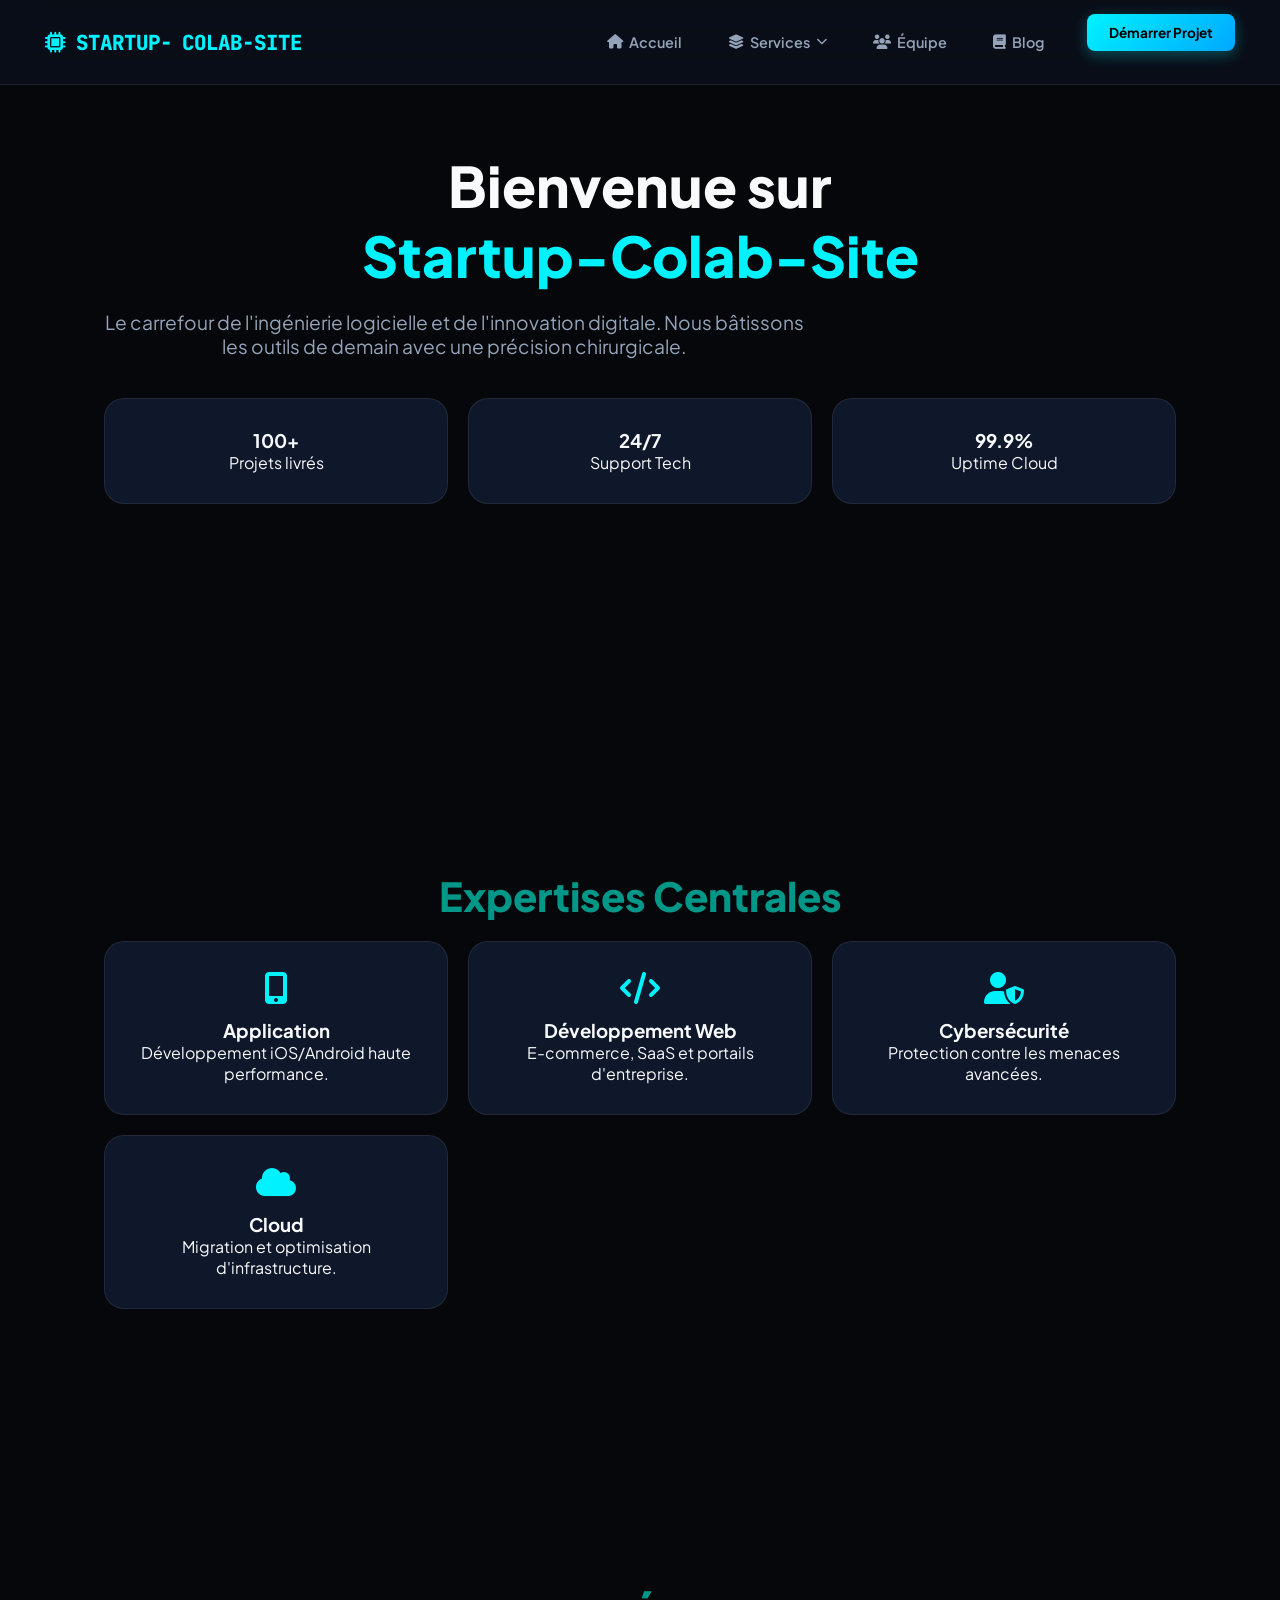
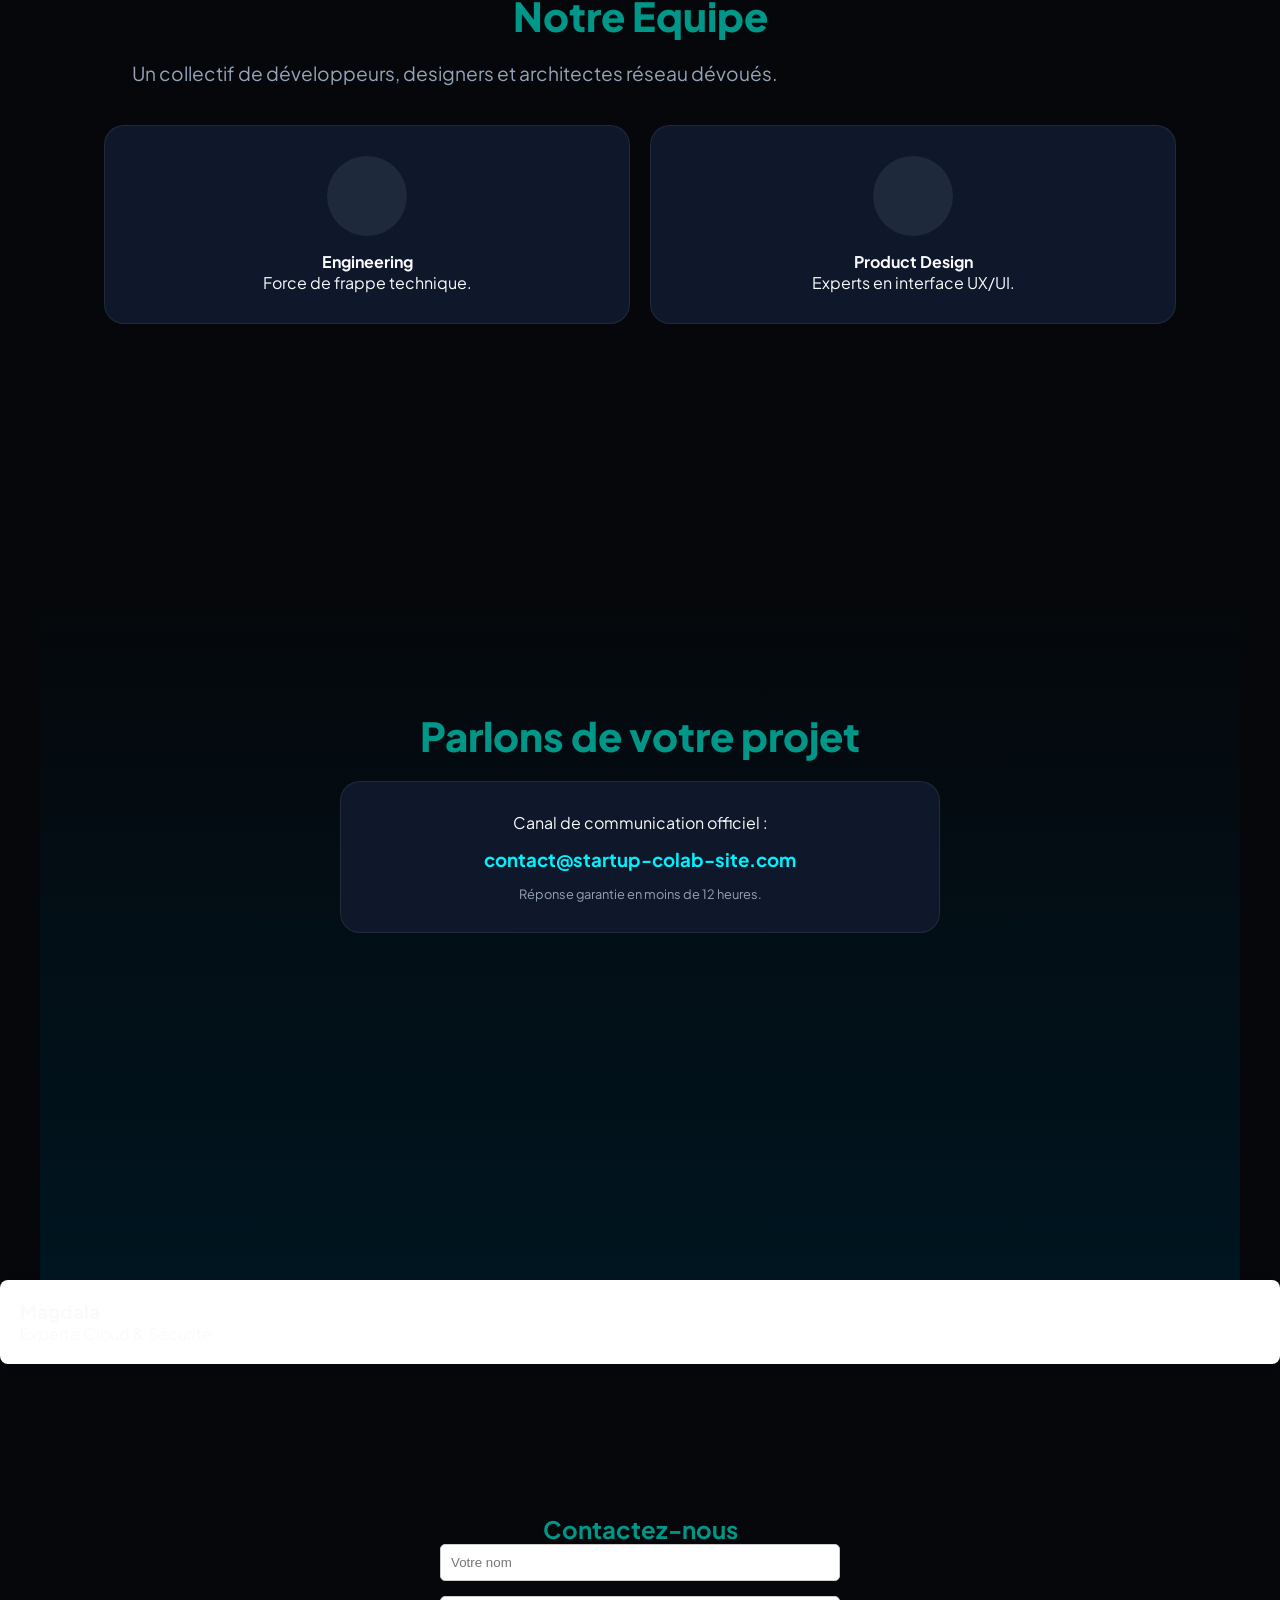
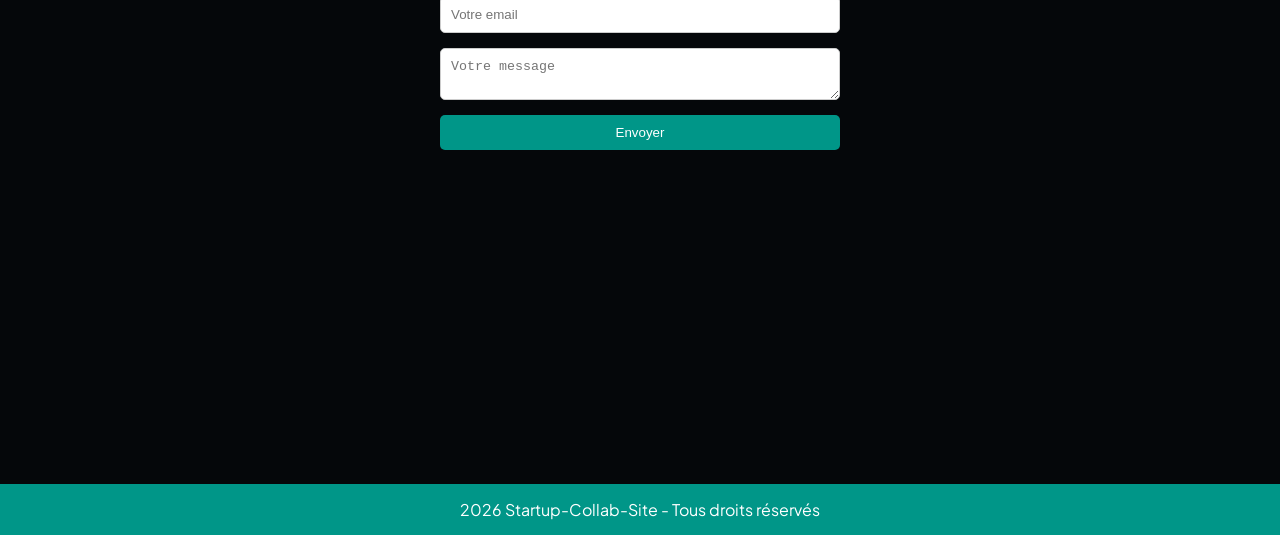
<file: index.html>
<!DOCTYPE html>
<html lang="fr">

<head>
    <meta charset="UTF-8">
    <meta name="viewport" content="width=device-width, initial-scale=1.0">
    <title>Startup-Colab-Site | Ecosystem Tech</title>

    <link href="https://fonts.googleapis.com/css2?family=Plus+Jakarta+Sans:wght@400;600;800&family=JetBrains+Mono:wght@500&display=swap" rel="stylesheet">
    <link rel="stylesheet" href="https://cdnjs.cloudflare.com/ajax/libs/font-awesome/6.4.0/css/all.min.css">
    <link rel="stylesheet" href="css/style.css">

</head>

<body>

    <header class="header">
        <nav class="navbar">
            <a href="#accueil" class="brand">
                <i class="fas fa-microchip"></i> STARTUP-<span>COLAB-SITE</span>
            </a>

            <ul class="nav-list">
                <li class="nav-item">
                    <a href="#accueil" class="nav-link"><i class="fas fa-house"></i> Accueil</a>
                </li>

                <li class="nav-item">
                    <a href="#service" class="nav-link"><i class="fas fa-layer-group"></i> Services <i class="fas fa-chevron-down" style="font-size: 0.7rem;"></i></a>
                    <div class="mega-menu">
                        <div class="menu-col">
                            <h4>Développement</h4>
                            <a href="#developpement-web"><i class="fas fa-code"></i> Web Architecture</a>
                            <a href="#application"><i class="fas fa-mobile-screen"></i> Mobile Apps</a>
                            <a href="#"><i class="fas fa-terminal"></i> Backend Systèmes</a>
                            <a href="#"><i class="fas fa-vial"></i> QA & Testing</a>
                        </div>
                        <div class="menu-col">
                            <h4>Infrastructure</h4>
                            <a href="#cloud"><i class="fas fa-cloud"></i> Cloud Solutions</a>
                            <a href="#cybersecurite"><i class="fas fa-shield-halved"></i> Cybersécurité</a>
                            <a href="#"><i class="fas fa-server"></i> Server Management</a>
                            <a href="#"><i class="fas fa-database"></i> Big Data & SQL</a>
                        </div>
                        <div class="menu-col">
                            <h4>Innovation IA</h4>
                            <a href="#"><i class="fas fa-brain"></i> Machine Learning</a>
                            <a href="#"><i class="fas fa-robot"></i> Automatisation RPA</a>
                            <a href="#"><i class="fas fa-chart-line"></i> Data Analytics</a>
                            <a href="#"><i class="fas fa-network-wired"></i> IoT Solutions</a>
                        </div>
                    </div>
                </li>

                <li class="nav-item">
                    <a href="#equipe" class="nav-link"><i class="fas fa-users"></i> Équipe</a>
                </li>

                <li class="nav-item">
                    <a href="#" class="nav-link"><i class="fas fa-book"></i> Blog</a>
                </li>

                <li class="nav-item">
                    <a href="#contact" class="btn-launch" style="margin-left: 15px;">Démarrer Projet</a>
                </li>
            </ul>
        </nav>
    </header>

    <section id="accueil">
        <h1 class="title">Bienvenue sur <br><span style="color:var(--primary)">Startup-Colab-Site</span></h1>
        <p class="subtitle">Le carrefour de l'ingénierie logicielle et de l'innovation digitale. Nous bâtissons les outils de demain avec une précision chirurgicale.</p>
        <div class="grid">
            <div class="card">
                <h3>100+</h3>
                <p>Projets livrés</p>
            </div>
            <div class="card">
                <h3>24/7</h3>
                <p>Support Tech</p>
            </div>
            <div class="card">
                <h3>99.9%</h3>
                <p>Uptime Cloud</p>
            </div>
        </div>
    </section>

    <section id="service">
        <h2 class="title" style="font-size: 2.5rem;">Expertises Centrales</h2>
        <div class="grid">
            <div class="card" id="application">
                <i class="fas fa-mobile-alt fa-2x" style="color:var(--primary)"></i>
                <h3 style="margin-top:15px">Application</h3>
                <p>Développement iOS/Android haute performance.</p>
            </div>
            <div class="card" id="developpement-web">
                <i class="fas fa-code fa-2x" style="color:var(--primary)"></i>
                <h3 style="margin-top:15px">Développement Web</h3>
                <p>E-commerce, SaaS et portails d'entreprise.</p>
            </div>
            <div class="card" id="cybersecurite">
                <i class="fas fa-user-shield fa-2x" style="color:var(--primary)"></i>
                <h3 style="margin-top:15px">Cybersécurité</h3>
                <p>Protection contre les menaces avancées.</p>
            </div>
            <div class="card" id="cloud">
                <i class="fas fa-cloud fa-2x" style="color:var(--primary)"></i>
                <h3 style="margin-top:15px">Cloud</h3>
                <p>Migration et optimisation d'infrastructure.</p>
            </div>
        </div>
    </section>

    <section id="equipe">
        <h2 class="title" id="notre-equipe" style="font-size: 2.5rem;">Notre Équipe</h2>
        <p class="subtitle">Un collectif de développeurs, designers et architectes réseau dévoués.</p>
        <div class="grid">
            <div class="card" style="text-align: center;">
                <div style="width:80px; height:80px; background:#1e293b; border-radius:50%; margin: 0 auto 15px;"></div>
                <h4>Engineering</h4>
                <p>Force de frappe technique.</p>
            </div>
            <div class="card" style="text-align: center;">
                <div style="width:80px; height:80px; background:#1e293b; border-radius:50%; margin: 0 auto 15px;"></div>
                <h4>Product Design</h4>
                <p>Experts en interface UX/UI.</p>
            </div>
        </div>
    </section>

    <section id="contact" style="background: linear-gradient(to bottom, transparent, #001520);">
        <h2 class="title" style="font-size: 2.5rem; text-align:center;">Parlons de votre projet</h2>
        <div class="card" style="max-width: 600px; margin: 0 auto; text-align: center;">
            <p>Canal de communication officiel :</p>
            <h3 style="color: var(--primary); margin: 15px 0;">contact@startup-colab-site.com</h3>
            <p style="font-size: 0.8rem; color: var(--text-dim);">Réponse garantie en moins de 12 heures.</p>
        </div>
    </section>

</body>

</html>
      </div>
      <div class="member">
        <h3>Magdala</h3>
        <p>Experte Cloud & Sécurité</p>
      </div>
    </div>
  </section>

  <!-- Contact -->
  <section id="contact">
    <h2>Contactez-nous</h2>
    <form>
      <input type="text" placeholder="Votre nom" required>
      <input type="email" placeholder="Votre email" required>
      <textarea placeholder="Votre message" required></textarea>
      <button type="submit">Envoyer</button>
    </form>
  </section>

  <!-- Footer -->
  <footer>
    <p> 2026 Startup-Collab-Site - Tous droits réservés</p>
  </footer>
</body>
</html>
</file>
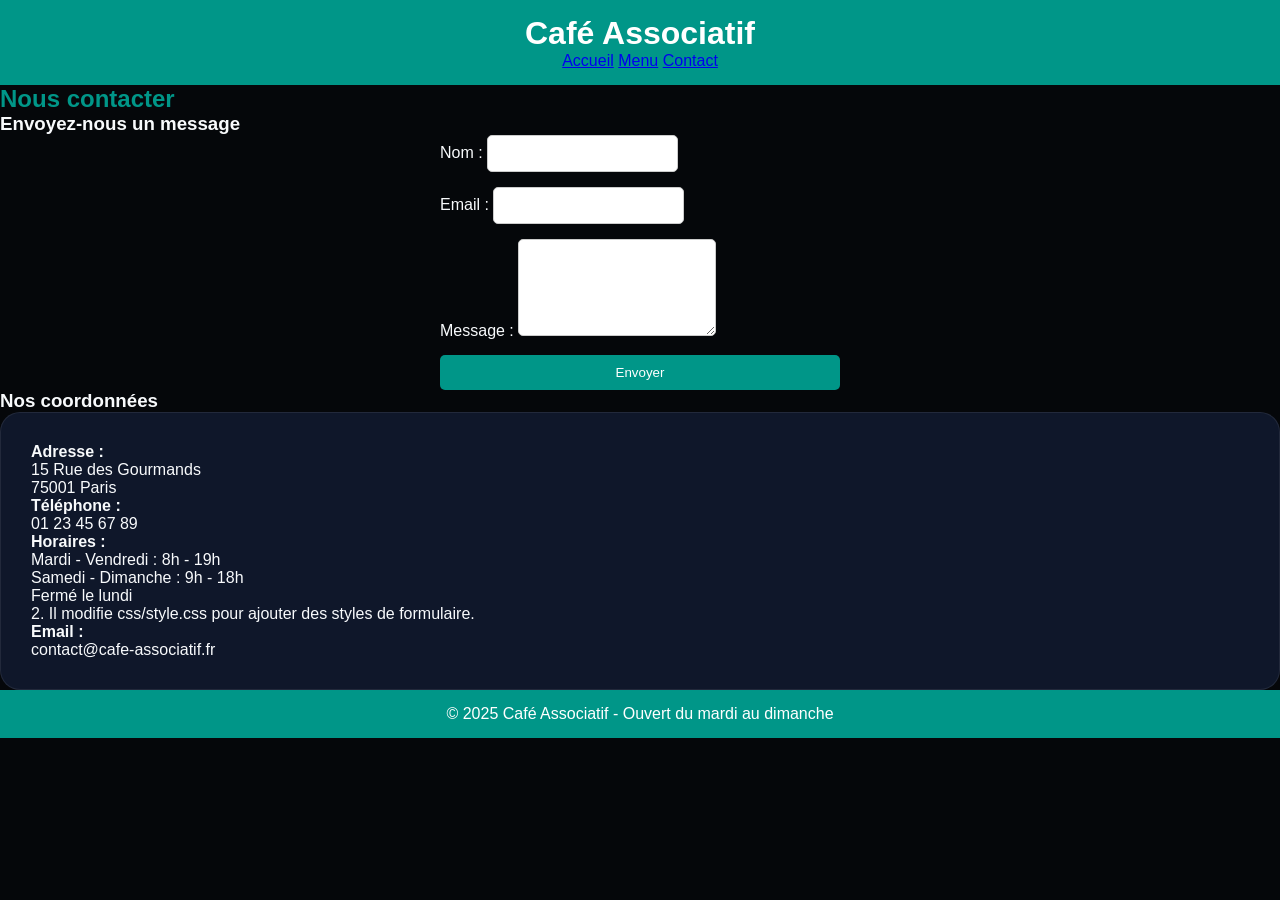
<file: contact.html>
<!DOCTYPE html>
<html lang="fr">
<head>
<meta charset="UTF-8">
<meta name="viewport" content="width=device-width, initial-scale=1.0">

<title>Café Associatif - Contact</title>
<link rel="stylesheet" href="css/style.css">
</head>
<body>
<header>
<h1>Café Associatif</h1>
<nav>
<a href="index.html">Accueil</a>
<a href="menu.html">Menu</a>
<a href="contact.html">Contact</a>
</nav>
</header>
<main>
<h2>Nous contacter</h2>
<div class="contact-container">
<!-- Formulaire de contact -->
<div class="contact-form">
<h3>Envoyez-nous un message</h3>
<form action="#" method="post">
<div class="form-group">
<label for="nom">Nom :</label>
<input type="text" id="nom" name="nom" required>
</div>
<div class="form-group">
<label for="email">Email :</label>
<input type="email" id="email" name="email" required>
</div>
<div class="form-group">
<label for="message">Message :</label>
<textarea id="message" name="message" rows="5" required></textarea>
</div>
<button type="submit" class="btn-submit">Envoyer</button>
</form>
</div>
<!-- Adresse et informations -->
<div class="contact-info">
<h3>Nos coordonnées</h3>
<div class="card">
<p><strong> Adresse :</strong><br>
15 Rue des Gourmands<br>
75001 Paris</p>
<p><strong> Téléphone :</strong><br>
01 23 45 67 89</p>
<p><strong> Horaires :</strong><br>
Mardi - Vendredi : 8h - 19h<br>
Samedi - Dimanche : 9h - 18h<br>
Fermé le lundi</p>

2. Il modifie css/style.css pour ajouter des styles de formulaire.
<p><strong> Email :</strong><br>
contact@cafe-associatif.fr</p>
</div>
</div>
</div>
</main>
<footer>
<p>&copy; 2025 Café Associatif - Ouvert du mardi au dimanche</p>
</footer>
</body>
</html>
</file>
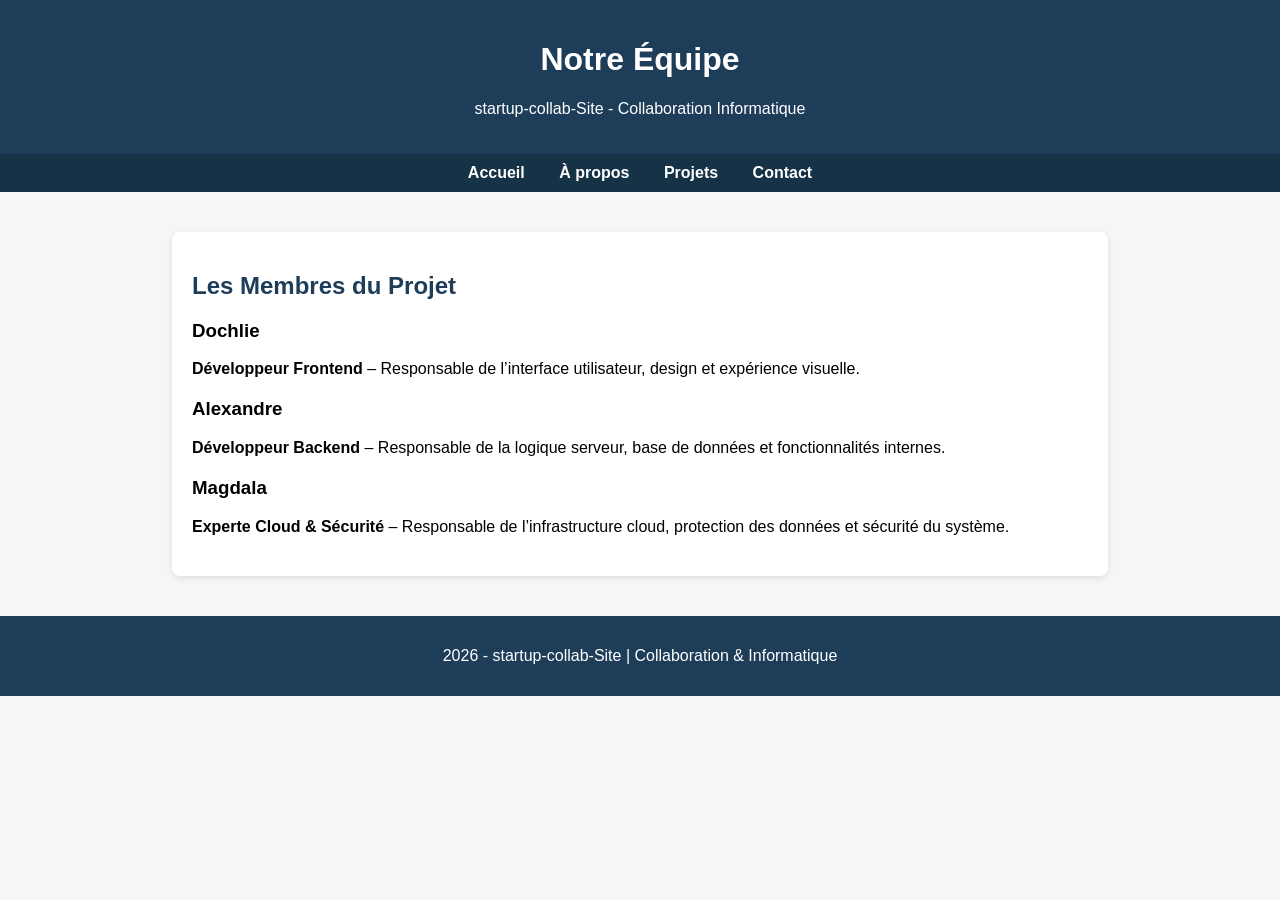
<file: Contact.html>
<!DOCTYPE html>
<html lang="fr">
<head>
    <meta charset="UTF-8">
    <title>Équipe - startup-collab-Site</title>
    <style>
        body {
            font-family: Arial, sans-serif;
            background-color: #f4f6f8;
            margin: 0;
            padding: 0;
        }
        header {
            background-color: #1e3d59;
            color: white;
            text-align: center;
            padding: 20px;
        }
        nav {
            background-color: #163246;
            padding: 10px;
            text-align: center;
        }
        nav a {
            color: white;
            margin: 0 15px;
            text-decoration: none;
            font-weight: bold;
        }
        nav a:hover {
            text-decoration: underline;
        }
        section {
            margin: 40px auto;
            width: 70%;
            background: white;
            padding: 20px;
            border-radius: 8px;
            box-shadow: 0px 2px 6px rgba(0,0,0,0.1);
        }
        .member {
            margin-bottom: 20px;
        }
        h2 {
            color: #1e3d59;
        }
        footer {
            text-align: center;
            padding: 15px;
            background-color: #1e3d59;
            color: white;
            margin-top: 40px;
        }
    </style>
</head>
<body>
    <header>
        <h1>Notre Équipe</h1>
        <p>startup-collab-Site - Collaboration Informatique</p>
    </header>

    <nav>
        <a href="index.html">Accueil</a>
        <a href="apropos.html">À propos</a>
        <a href="projets.html">Projets</a>
        <a href="contact.html">Contact</a>
    </nav>

    <section>
        <h2>Les Membres du Projet</h2>

        <div class="member">
            <h3>Dochlie</h3>
            <p><strong>Développeur Frontend</strong> – Responsable de l’interface utilisateur, design et expérience visuelle.</p>
        </div>

        <div class="member">
            <h3>Alexandre</h3>
            <p><strong>Développeur Backend</strong> – Responsable de la logique serveur, base de données et fonctionnalités internes.</p>
        </div>

        <div class="member">
            <h3>Magdala</h3>
            <p><strong>Experte Cloud & Sécurité</strong> – Responsable de l’infrastructure cloud, protection des données et sécurité du système.</p>
        </div>
    </section>

    <footer>
        <p>   2026 - startup-collab-Site | Collaboration & Informatique</p>
    </footer>
</body>
</html>
</file>
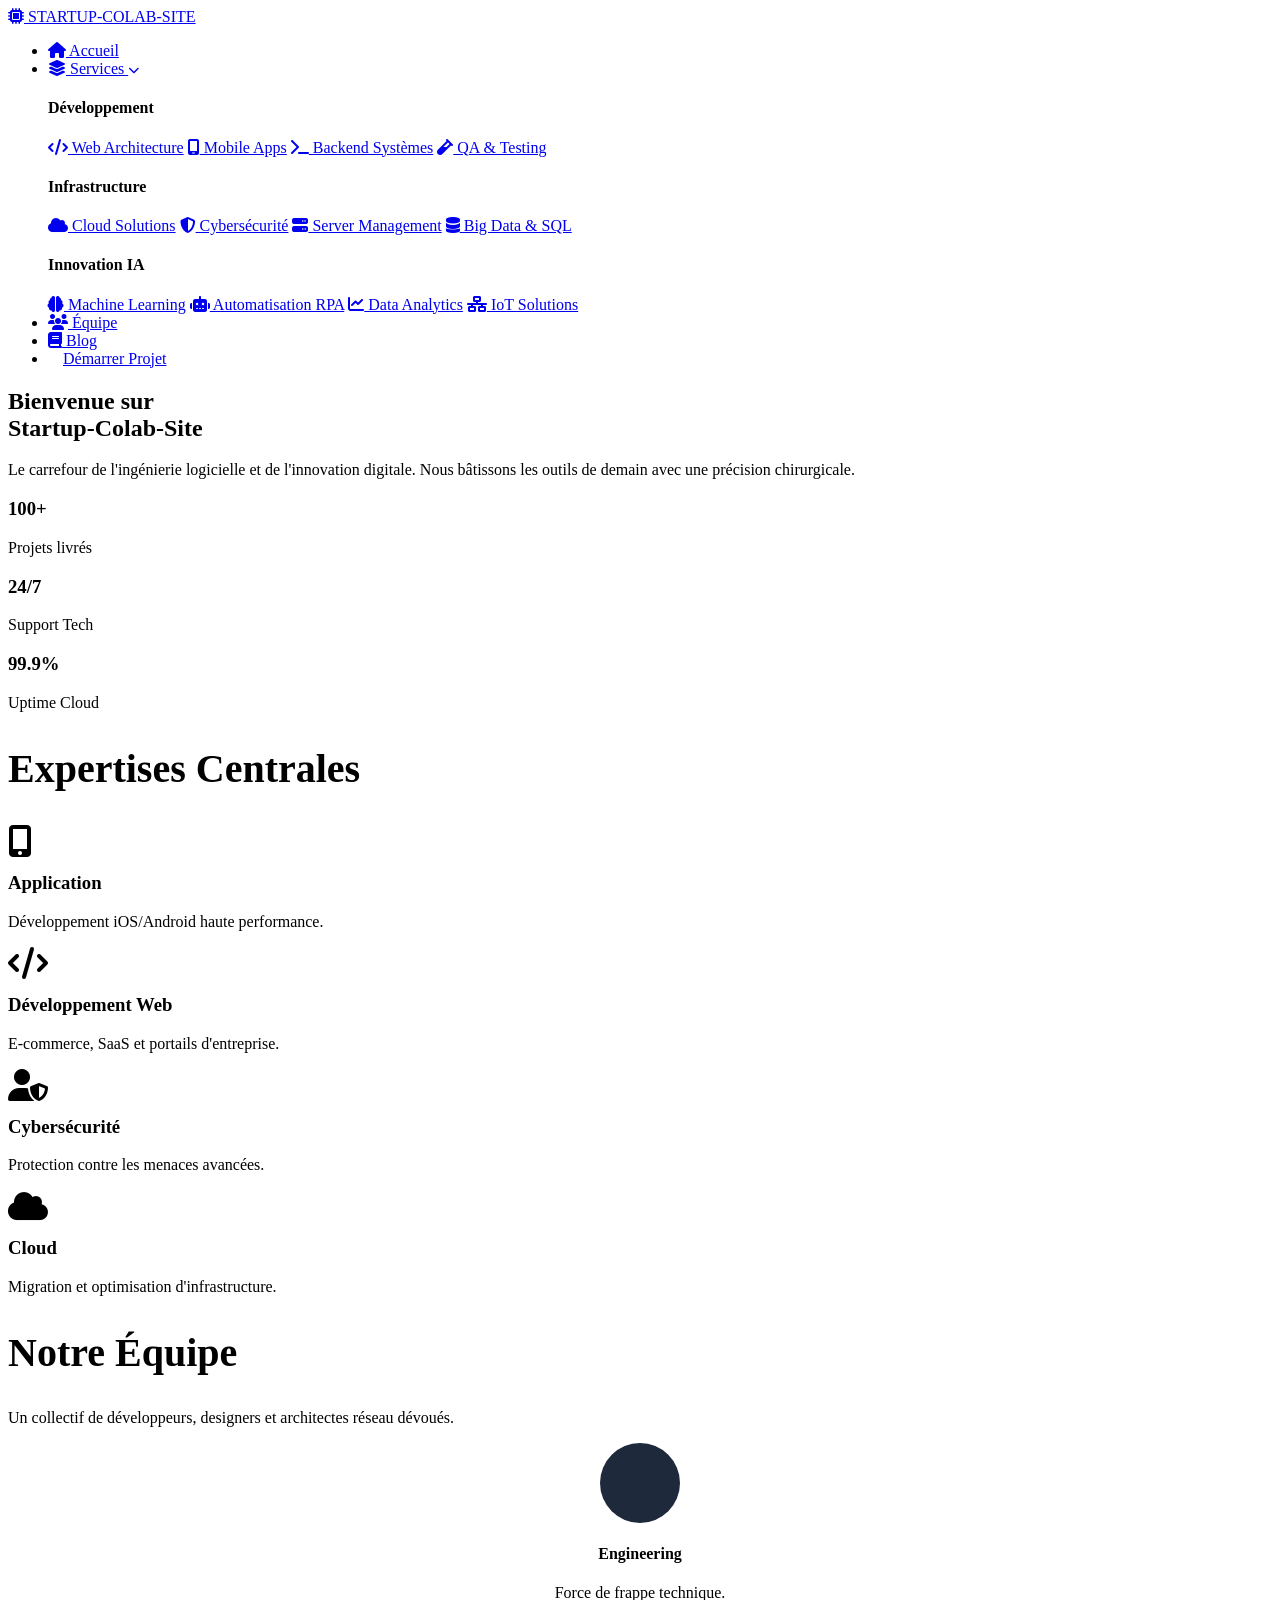
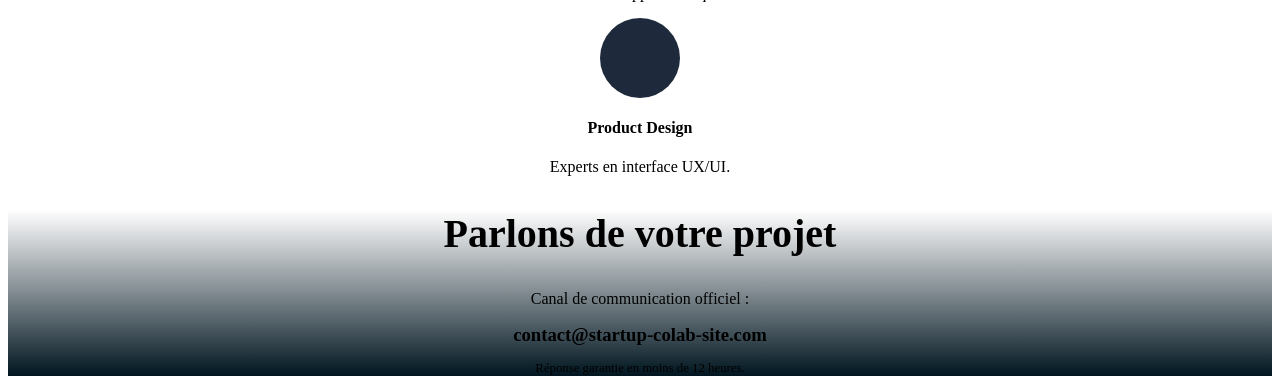
<file: Menu.html>
<!DOCTYPE html>
<html lang="fr">

<head>
    <meta charset="UTF-8">
    <meta name="viewport" content="width=device-width, initial-scale=1.0">
    <title>Startup-Colab-Site | Ecosystem Tech</title>

    <link href="https://fonts.googleapis.com/css2?family=Plus+Jakarta+Sans:wght@400;600;800&family=JetBrains+Mono:wght@500&display=swap" rel="stylesheet">
    <link rel="stylesheet" href="https://cdnjs.cloudflare.com/ajax/libs/font-awesome/6.4.0/css/all.min.css">


</head>

<body>

    <header class="header">
        <nav class="navbar">
            <a href="#accueil" class="brand">
                <i class="fas fa-microchip"></i> STARTUP-<span>COLAB-SITE</span>
            </a>

            <ul class="nav-list">
                <li class="nav-item">
                    <a href="#accueil" class="nav-link"><i class="fas fa-house"></i> Accueil</a>
                </li>

                <li class="nav-item">
                    <a href="#service" class="nav-link"><i class="fas fa-layer-group"></i> Services <i class="fas fa-chevron-down" style="font-size: 0.7rem;"></i></a>
                    <div class="mega-menu">
                        <div class="menu-col">
                            <h4>Développement</h4>
                            <a href="#developpement-web"><i class="fas fa-code"></i> Web Architecture</a>
                            <a href="#application"><i class="fas fa-mobile-screen"></i> Mobile Apps</a>
                            <a href="#"><i class="fas fa-terminal"></i> Backend Systèmes</a>
                            <a href="#"><i class="fas fa-vial"></i> QA & Testing</a>
                        </div>
                        <div class="menu-col">
                            <h4>Infrastructure</h4>
                            <a href="#cloud"><i class="fas fa-cloud"></i> Cloud Solutions</a>
                            <a href="#cybersecurite"><i class="fas fa-shield-halved"></i> Cybersécurité</a>
                            <a href="#"><i class="fas fa-server"></i> Server Management</a>
                            <a href="#"><i class="fas fa-database"></i> Big Data & SQL</a>
                        </div>
                        <div class="menu-col">
                            <h4>Innovation IA</h4>
                            <a href="#"><i class="fas fa-brain"></i> Machine Learning</a>
                            <a href="#"><i class="fas fa-robot"></i> Automatisation RPA</a>
                            <a href="#"><i class="fas fa-chart-line"></i> Data Analytics</a>
                            <a href="#"><i class="fas fa-network-wired"></i> IoT Solutions</a>
                        </div>
                    </div>
                </li>

                <li class="nav-item">
                    <a href="#equipe" class="nav-link"><i class="fas fa-users"></i> Équipe</a>
                </li>

                <li class="nav-item">
                    <a href="#" class="nav-link"><i class="fas fa-book"></i> Blog</a>
                </li>

                <li class="nav-item">
                    <a href="#contact" class="btn-launch" style="margin-left: 15px;">Démarrer Projet</a>
                </li>
            </ul>
        </nav>
    </header>

    <section id="accueil">
        <h1 class="title">Bienvenue sur <br><span style="color:var(--primary)">Startup-Colab-Site</span></h1>
        <p class="subtitle">Le carrefour de l'ingénierie logicielle et de l'innovation digitale. Nous bâtissons les outils de demain avec une précision chirurgicale.</p>
        <div class="grid">
            <div class="card">
                <h3>100+</h3>
                <p>Projets livrés</p>
            </div>
            <div class="card">
                <h3>24/7</h3>
                <p>Support Tech</p>
            </div>
            <div class="card">
                <h3>99.9%</h3>
                <p>Uptime Cloud</p>
            </div>
        </div>
    </section>

    <section id="service">
        <h2 class="title" style="font-size: 2.5rem;">Expertises Centrales</h2>
        <div class="grid">
            <div class="card" id="application">
                <i class="fas fa-mobile-alt fa-2x" style="color:var(--primary)"></i>
                <h3 style="margin-top:15px">Application</h3>
                <p>Développement iOS/Android haute performance.</p>
            </div>
            <div class="card" id="developpement-web">
                <i class="fas fa-code fa-2x" style="color:var(--primary)"></i>
                <h3 style="margin-top:15px">Développement Web</h3>
                <p>E-commerce, SaaS et portails d'entreprise.</p>
            </div>
            <div class="card" id="cybersecurite">
                <i class="fas fa-user-shield fa-2x" style="color:var(--primary)"></i>
                <h3 style="margin-top:15px">Cybersécurité</h3>
                <p>Protection contre les menaces avancées.</p>
            </div>
            <div class="card" id="cloud">
                <i class="fas fa-cloud fa-2x" style="color:var(--primary)"></i>
                <h3 style="margin-top:15px">Cloud</h3>
                <p>Migration et optimisation d'infrastructure.</p>
            </div>
        </div>
    </section>

    <section id="equipe">
        <h2 class="title" id="notre-equipe" style="font-size: 2.5rem;">Notre Équipe</h2>
        <p class="subtitle">Un collectif de développeurs, designers et architectes réseau dévoués.</p>
        <div class="grid">
            <div class="card" style="text-align: center;">
                <div style="width:80px; height:80px; background:#1e293b; border-radius:50%; margin: 0 auto 15px;"></div>
                <h4>Engineering</h4>
                <p>Force de frappe technique.</p>
            </div>
            <div class="card" style="text-align: center;">
                <div style="width:80px; height:80px; background:#1e293b; border-radius:50%; margin: 0 auto 15px;"></div>
                <h4>Product Design</h4>
                <p>Experts en interface UX/UI.</p>
            </div>
        </div>
    </section>

    <section id="contact" style="background: linear-gradient(to bottom, transparent, #001520);">
        <h2 class="title" style="font-size: 2.5rem; text-align:center;">Parlons de votre projet</h2>
        <div class="card" style="max-width: 600px; margin: 0 auto; text-align: center;">
            <p>Canal de communication officiel :</p>
            <h3 style="color: var(--primary); margin: 15px 0;">contact@startup-colab-site.com</h3>
            <p style="font-size: 0.8rem; color: var(--text-dim);">Réponse garantie en moins de 12 heures.</p>
        </div>
    </section>

</body>

</html>
</file>
<file: css/style.css>
body {
    font-family: Arial, sans-serif;
    margin: 0;
    background: #f9f9f9;
    color: #333;
}


/* Header */

header {
    background: #009688;
    color: #fff;
    padding: 15px;
    text-align: center;
}

header h1 {
    margin: 0;
}

header nav ul {
    list-style: none;
    padding: 0;
    display: flex;
    justify-content: center;
    gap: 20px;
}

header nav ul li a {
    color: #fff;
    text-decoration: none;
}


/* Hero */

.hero {
    background: #e0f7fa;
    text-align: center;
    padding: 50px 20px;
}

.hero h2 {
    margin-bottom: 10px;
}


/* Sections */

section {
    padding: 40px 20px;
    text-align: center;
}

h2 {
    color: #009688;
}


/* Équipe */

.team {
    display: flex;
    justify-content: center;
    gap: 30px;
}

.member {
    background: #fff;
    padding: 20px;
    border-radius: 8px;
    box-shadow: 0 2px 5px rgba(0, 0, 0, 0.1);
}


/* Contact */

form {
    display: flex;
    flex-direction: column;
    max-width: 400px;
    margin: auto;
    gap: 15px;
}

form input,
form textarea {
    padding: 10px;
    border: 1px solid #ccc;
    border-radius: 5px;
}

form button {
    background: #009688;
    color: #fff;
    padding: 10px;
    border: none;
    border-radius: 5px;
    cursor: pointer;
}

form button:hover {
    background: #00796b;
}


/* Footer */

footer {
    background: #009688;
    color: #fff;
    text-align: center;
    padding: 15px;
}

:root {
    --primary: #00f2ff;
    --bg-body: #05070a;
    --bg-nav: rgba(10, 15, 25, 0.9);
    --bg-dropdown: #111827;
    --text-main: #f8fafc;
    --text-dim: #94a3b8;
    --border: rgba(255, 255, 255, 0.08);
    --transition: all 0.3s cubic-bezier(0.4, 0, 0.2, 1);
}

* {
    margin: 0;
    padding: 0;
    box-sizing: border-box;
    scroll-behavior: smooth;
}

body {
    background-color: var(--bg-body);
    color: var(--text-main);
    font-family: 'Plus Jakarta Sans', sans-serif;
    overflow-x: hidden;
}


/* --- NAVIGATION --- */

.header {
    position: fixed;
    top: 0;
    width: 100%;
    height: 85px;
    background: var(--bg-nav);
    backdrop-filter: blur(20px);
    border-bottom: 1px solid var(--border);
    z-index: 9999;
    display: flex;
    align-items: center;
}

.navbar {
    display: flex;
    align-items: center;
    justify-content: space-between;
    width: 100%;
    max-width: 1400px;
    margin: 0 auto;
    padding: 0 30px;
}

.brand {
    font-family: 'JetBrains Mono', monospace;
    font-size: 1.3rem;
    font-weight: 800;
    color: var(--primary);
    text-decoration: none;
    display: flex;
    align-items: center;
    gap: 10px;
}


/* MENU PRINCIPAL */

.nav-list {
    display: flex;
    list-style: none;
    gap: 10px;
}

.nav-item {
    position: relative;
}

.nav-link {
    color: var(--text-dim);
    text-decoration: none;
    padding: 12px 18px;
    font-size: 0.9rem;
    font-weight: 600;
    display: flex;
    align-items: center;
    gap: 6px;
    border-radius: 8px;
    transition: var(--transition);
}

.nav-link:hover {
    color: var(--primary);
    background: rgba(0, 242, 255, 0.05);
}


/* MEGA DROPDOWN (Le coeur de l'ergonomie pour 15+ éléments) */

.mega-menu {
    position: absolute;
    top: 120%;
    left: 50%;
    transform: translateX(-50%) translateY(20px);
    width: 750px;
    background: var(--bg-dropdown);
    border: 1px solid var(--border);
    border-radius: 16px;
    padding: 25px;
    box-shadow: 0 25px 50px rgba(0, 0, 0, 0.6);
    display: grid;
    grid-template-columns: repeat(3, 1fr);
    gap: 20px;
    opacity: 0;
    visibility: hidden;
    transition: var(--transition);
}

.nav-item:hover .mega-menu {
    opacity: 1;
    visibility: visible;
    transform: translateX(-50%) translateY(0);
}

.menu-col h4 {
    font-size: 0.75rem;
    text-transform: uppercase;
    color: var(--primary);
    letter-spacing: 1px;
    margin-bottom: 15px;
    border-bottom: 1px solid var(--border);
    padding-bottom: 8px;
}

.menu-col a {
    display: flex;
    align-items: center;
    gap: 10px;
    color: var(--text-dim);
    text-decoration: none;
    font-size: 0.88rem;
    padding: 8px 0;
    transition: 0.2s;
}

.menu-col a:hover {
    color: #fff;
    transform: translateX(5px);
}

.menu-col a i {
    width: 18px;
    font-size: 0.9rem;
    color: var(--primary);
}


/* BOUTON CONTACT */

.btn-launch {
    background: linear-gradient(135deg, var(--primary), #00a8ff);
    color: #000;
    padding: 10px 22px;
    border-radius: 8px;
    text-decoration: none;
    font-weight: 700;
    font-size: 0.85rem;
    box-shadow: 0 4px 15px rgba(0, 242, 255, 0.3);
    transition: 0.3s;
}

.btn-launch:hover {
    transform: translateY(-2px);
    box-shadow: 0 8px 25px rgba(0, 242, 255, 0.5);
}


/* SECTIONS */

section {
    padding: 150px 5% 100px;
    max-width: 1200px;
    margin: 0 auto;
    min-height: 80vh;
}

.title {
    font-size: 3.5rem;
    margin-bottom: 20px;
    font-weight: 800;
}

.subtitle {
    color: var(--text-dim);
    font-size: 1.2rem;
    max-width: 700px;
    margin-bottom: 40px;
}

.grid {
    display: grid;
    grid-template-columns: repeat(auto-fit, minmax(280px, 1fr));
    gap: 20px;
}

.card {
    background: #0f172a;
    border: 1px solid var(--border);
    padding: 30px;
    border-radius: 20px;
    transition: 0.3s;
}

.card:hover {
    border-color: var(--primary);
    background: #1e293b;
}
</file>
